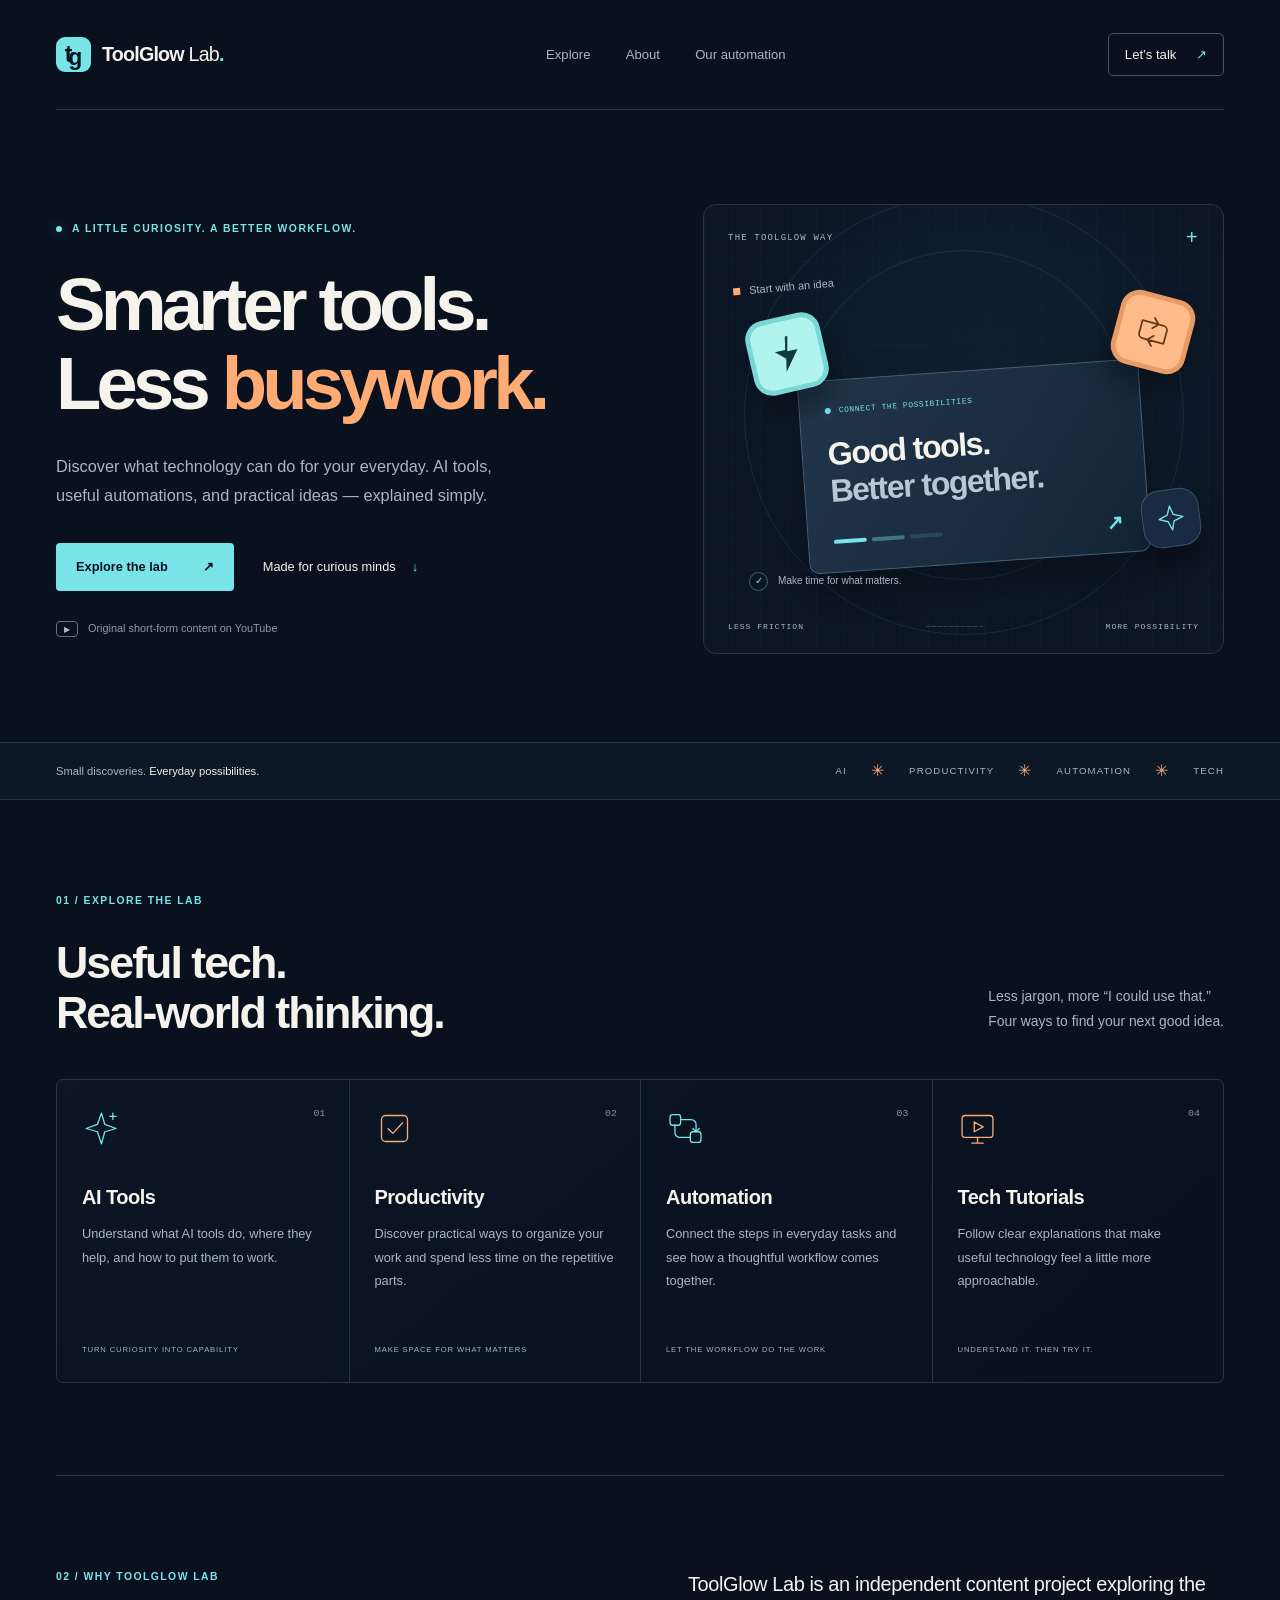
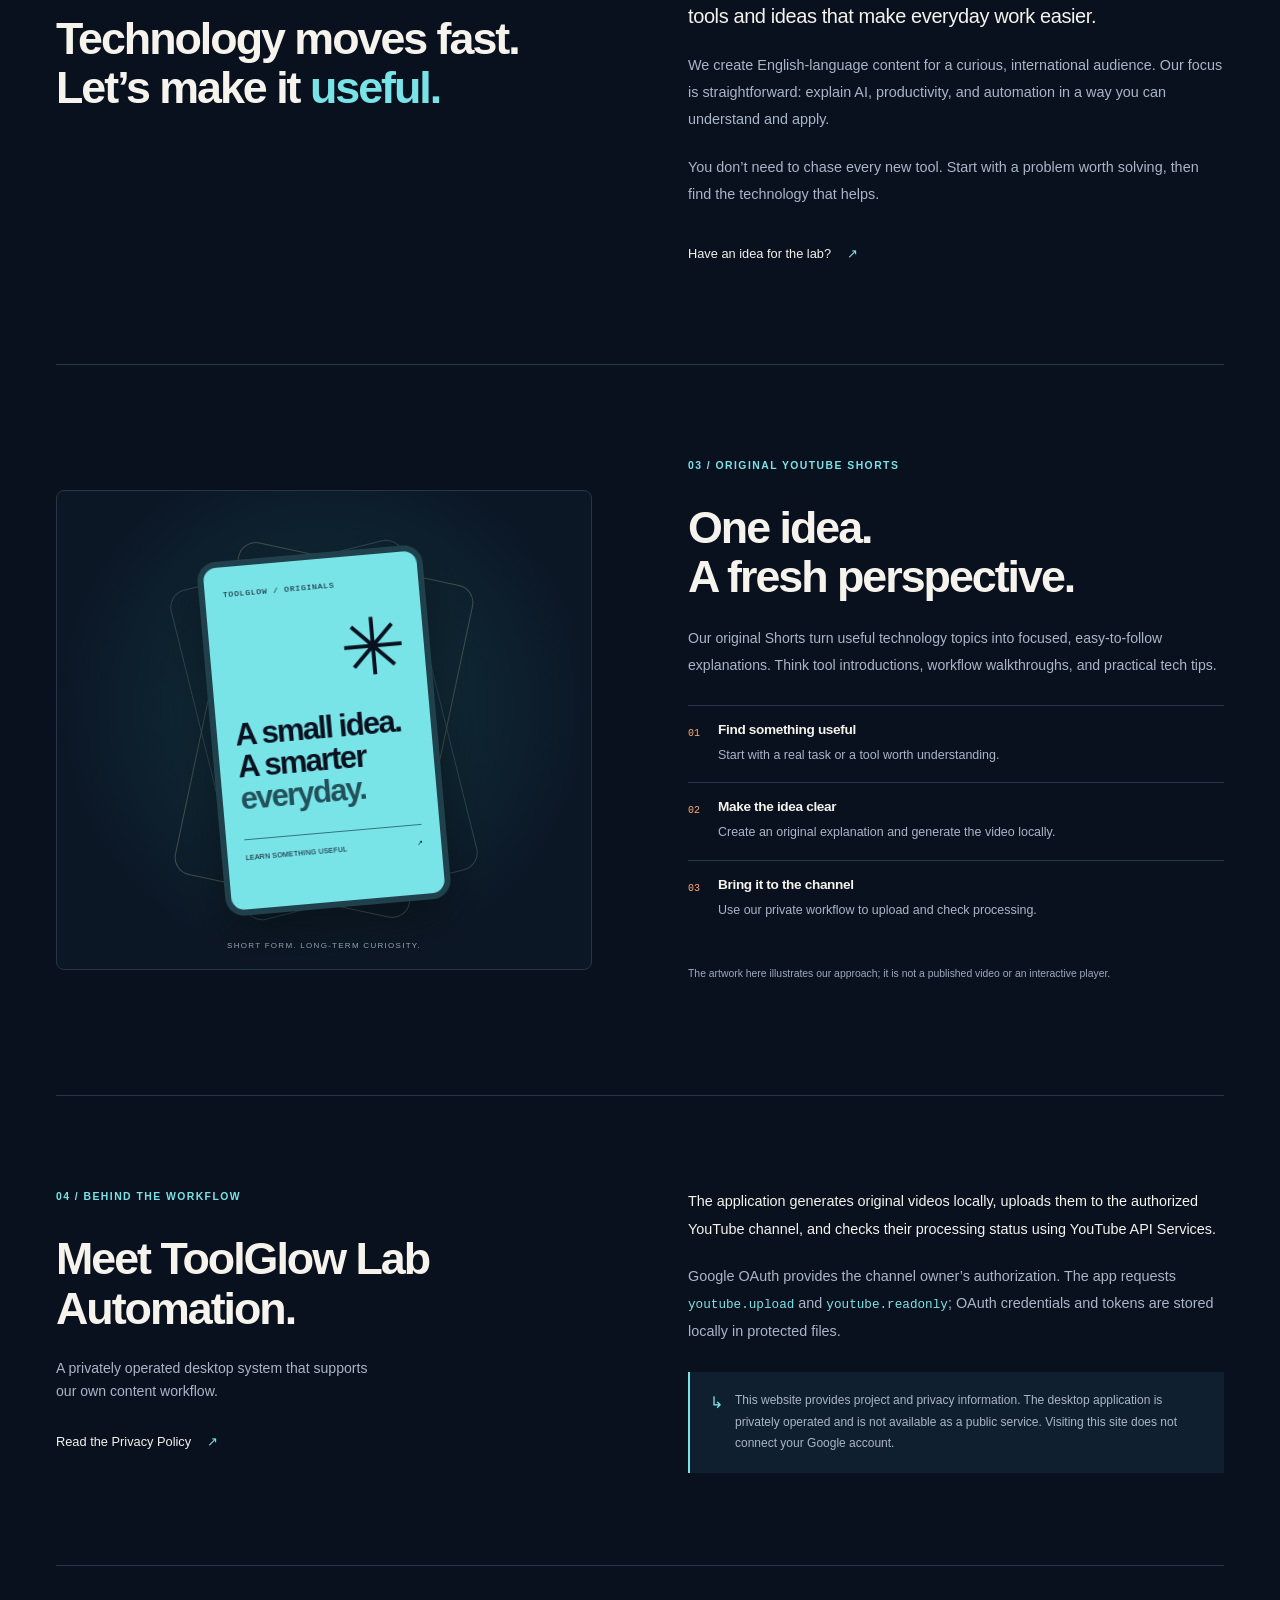
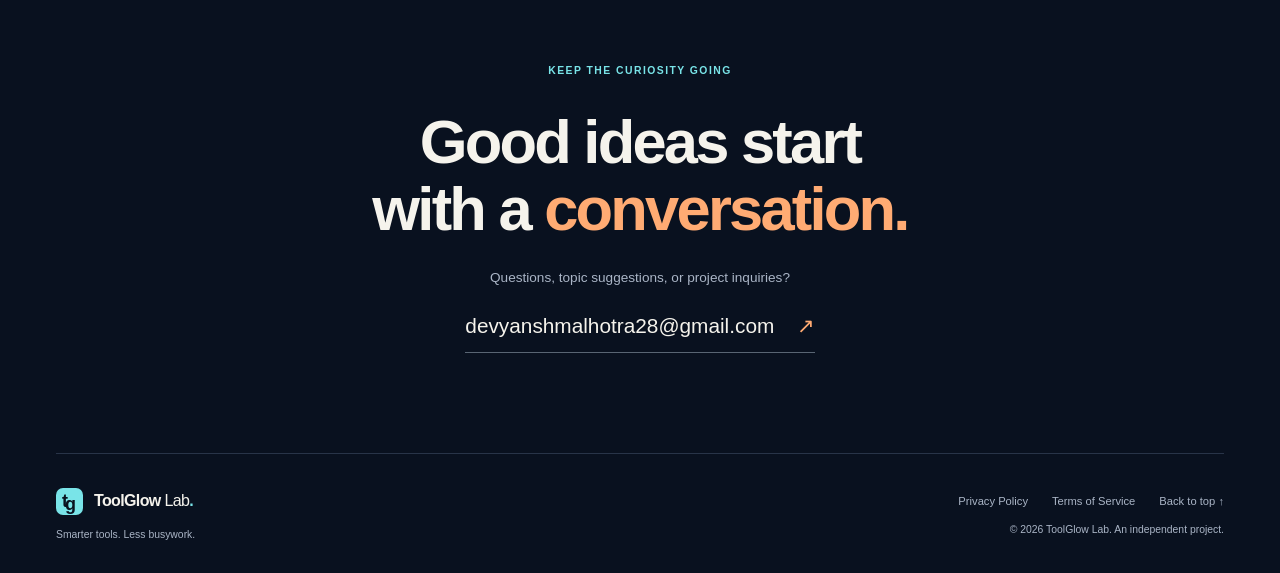
<file: index.html>
<!doctype html>
<html lang="en">
<head>
  <meta charset="utf-8">
  <meta name="viewport" content="width=device-width, initial-scale=1">
  <meta name="google-site-verification" content="Q46rtFeztmwpOxw41uYpZNV5bAYACNwjeHDRD-3N8AM">
  <meta name="theme-color" content="#09111f">
  <title>ToolGlow Lab — Smarter tools. Less busywork.</title>
  <meta name="description" content="Explore AI tools, productivity, automation, and useful technology with ToolGlow Lab. Original YouTube Shorts that make smarter workflows easier to understand.">
  <link rel="canonical" href="https://devyanshmalhotra.github.io/toolglow-lab-site/">
  <meta property="og:type" content="website">
  <meta property="og:site_name" content="ToolGlow Lab">
  <meta property="og:title" content="ToolGlow Lab — Smarter tools. Less busywork.">
  <meta property="og:description" content="A little curiosity. A better workflow. Explore AI tools, productivity, automation, and useful technology.">
  <meta property="og:url" content="https://devyanshmalhotra.github.io/toolglow-lab-site/">
  <meta property="og:image" content="https://devyanshmalhotra.github.io/toolglow-lab-site/assets/social.png">
  <meta property="og:image:width" content="1200">
  <meta property="og:image:height" content="630">
  <meta property="og:image:alt" content="ToolGlow Lab. Smarter tools. Less busywork.">
  <meta name="twitter:card" content="summary_large_image">
  <meta name="twitter:title" content="ToolGlow Lab — Smarter tools. Less busywork.">
  <meta name="twitter:description" content="AI tools, productivity, automation, and useful technology. Explained simply.">
  <meta name="twitter:image" content="https://devyanshmalhotra.github.io/toolglow-lab-site/assets/social.png">
  <link rel="icon" href="assets/favicon.svg" type="image/svg+xml">
  <link rel="stylesheet" href="styles.css">
</head>
<body>
  <a class="skip-link" href="#main">Skip to content</a>
  <header class="site-header wrap">
    <a class="brand" href="index.html" aria-label="ToolGlow Lab home"><span class="brand-mark" aria-hidden="true">t<span>g</span></span><span>ToolGlow <strong>Lab</strong><span class="brand-dot">.</span></span></a>
    <nav aria-label="Main navigation"><a href="#explore">Explore</a><a href="#about">About</a><a href="#automation">Our automation</a></nav>
    <a class="header-contact" href="#contact">Let’s talk <span aria-hidden="true">↗</span></a>
  </header>
  <main id="main">
    <section class="hero wrap" aria-labelledby="hero-title">
      <div class="hero-copy">
        <p class="eyebrow"><span class="status-dot" aria-hidden="true"></span> A little curiosity. A better workflow.</p>
        <h1 id="hero-title">Smarter tools.<br>Less <span class="orange">busywork.</span></h1>
        <p class="hero-description">Discover what technology can do for your everyday. AI tools, useful automations, and practical ideas — explained simply.</p>
        <div class="hero-actions"><a class="button button-primary" href="#explore">Explore the lab <span aria-hidden="true">↗</span></a><a class="text-link" href="#shorts">Made for curious minds <span aria-hidden="true">↓</span></a></div>
        <p class="hero-note"><span aria-hidden="true">▶</span> Original short-form content on YouTube</p>
      </div>
      <div class="lab-visual" role="img" aria-label="An illustrated workflow: start with an idea, connect useful tools, and make time for what matters.">
        <div class="visual-topline"><span>THE TOOLGLOW WAY</span><span class="visual-cross" aria-hidden="true">+</span></div>
        <div class="orbit orbit-one"></div><div class="orbit orbit-two"></div>
        <div class="idea-label"><span class="tiny-square"></span> Start with an idea</div>
        <div class="tool-tile tile-cyan"><svg viewBox="0 0 48 48" aria-hidden="true"><path d="m26 4-3 15H11l11 10-3 15 18-23H25l4-17Z"/></svg></div>
        <div class="tool-tile tile-orange"><svg viewBox="0 0 48 48" aria-hidden="true"><path d="M9 14h19m-6-6 6 6-6 6M39 34H20m6-6-6 6 6 6M9 14v15a5 5 0 0 0 5 5h6M39 34V19a5 5 0 0 0-5-5h-6"/></svg></div>
        <div class="tool-tile tile-small"><svg viewBox="0 0 48 48" aria-hidden="true"><path d="m24 6 4 13 14 5-14 5-4 13-5-13-13-5 13-5Z"/></svg></div>
        <div class="workflow-card"><div class="workflow-card-label"><span class="status-dot"></span> CONNECT THE POSSIBILITIES</div><div>Good tools.<br><span>Better together.</span></div><div class="workflow-line"><span></span><span></span><span></span><b>↗</b></div></div>
        <div class="time-label"><span aria-hidden="true">✓</span> Make time for what matters.</div>
        <div class="visual-bottomline"><span>LESS FRICTION</span><span aria-hidden="true">─────────→</span><span>MORE POSSIBILITY</span></div>
      </div>
    </section>
    <div class="topic-strip"><div class="wrap"><span>Small discoveries. <strong>Everyday possibilities.</strong></span><span class="strip-topics">AI <i aria-hidden="true">✳</i> PRODUCTIVITY <i aria-hidden="true">✳</i> AUTOMATION <i aria-hidden="true">✳</i> TECH</span></div></div>
    <section id="explore" class="section wrap" aria-labelledby="explore-title">
      <div class="section-heading"><div><p class="eyebrow">01 / EXPLORE THE LAB</p><h2 id="explore-title">Useful tech.<br>Real-world thinking.</h2></div><p>Less jargon, more “I could use that.”<br>Four ways to find your next good idea.</p></div>
      <div class="category-grid">
        <article class="category"><span class="category-number">01</span><svg class="category-icon" viewBox="0 0 48 48" aria-hidden="true"><path d="m24 5 4 14 14 5-14 4-4 15-5-15-14-4 14-5ZM38 5v8m-4-4h8"/></svg><h3>AI Tools</h3><p>Understand what AI tools do, where they help, and how to put them to work.</p><span class="category-label">TURN CURIOSITY INTO CAPABILITY</span></article>
        <article class="category"><span class="category-number">02</span><svg class="category-icon" viewBox="0 0 48 48" aria-hidden="true"><rect x="8" y="8" width="32" height="32" rx="5"/><path d="m16 24 6 6 12-13"/></svg><h3>Productivity</h3><p>Discover practical ways to organize your work and spend less time on the repetitive parts.</p><span class="category-label">MAKE SPACE FOR WHAT MATTERS</span></article>
        <article class="category"><span class="category-number">03</span><svg class="category-icon" viewBox="0 0 48 48" aria-hidden="true"><rect x="5" y="7" width="13" height="13" rx="3"/><rect x="30" y="28" width="13" height="13" rx="3"/><path d="M18 13h13a6 6 0 0 1 6 6v9M30 35H17a6 6 0 0 1-6-6v-9m22 4 4 4 4-4"/></svg><h3>Automation</h3><p>Connect the steps in everyday tasks and see how a thoughtful workflow comes together.</p><span class="category-label">LET THE WORKFLOW DO THE WORK</span></article>
        <article class="category"><span class="category-number">04</span><svg class="category-icon" viewBox="0 0 48 48" aria-hidden="true"><rect x="5" y="8" width="38" height="27" rx="4"/><path d="m20 16 11 6-11 6ZM17 42h14M24 35v7"/></svg><h3>Tech Tutorials</h3><p>Follow clear explanations that make useful technology feel a little more approachable.</p><span class="category-label">UNDERSTAND IT. THEN TRY IT.</span></article>
      </div>
    </section>
    <section id="about" class="about-section section wrap" aria-labelledby="about-title">
      <div><p class="eyebrow">02 / WHY TOOLGLOW LAB</p><h2 id="about-title">Technology moves fast.<br>Let’s make it <span class="cyan">useful.</span></h2></div>
      <div class="about-copy"><p class="large-copy">ToolGlow Lab is an independent content project exploring the tools and ideas that make everyday work easier.</p><p>We create English-language content for a curious, international audience. Our focus is straightforward: explain AI, productivity, and automation in a way you can understand and apply.</p><p>You don’t need to chase every new tool. Start with a problem worth solving, then find the technology that helps.</p><a class="text-link" href="#contact">Have an idea for the lab? <span aria-hidden="true">↗</span></a></div>
    </section>
    <section id="shorts" class="shorts-section section wrap" aria-labelledby="shorts-title">
      <div class="shorts-art" aria-hidden="true"><div class="shorts-frame"><span class="shorts-frame-label">TOOLGLOW / ORIGINALS</span><span class="shorts-star">✳</span><span class="shorts-art-title">A small idea.<br>A smarter<br><em>everyday.</em></span><span class="shorts-frame-bottom">LEARN SOMETHING USEFUL <span>↗</span></span></div><span class="art-caption">SHORT FORM. LONG-TERM CURIOSITY.</span></div>
      <div class="shorts-copy"><p class="eyebrow">03 / ORIGINAL YOUTUBE SHORTS</p><h2 id="shorts-title">One idea.<br>A fresh perspective.</h2><p>Our original Shorts turn useful technology topics into focused, easy-to-follow explanations. Think tool introductions, workflow walkthroughs, and practical tech tips.</p><ol class="process-list"><li><span>01</span><div><h3>Find something useful</h3><p>Start with a real task or a tool worth understanding.</p></div></li><li><span>02</span><div><h3>Make the idea clear</h3><p>Create an original explanation and generate the video locally.</p></div></li><li><span>03</span><div><h3>Bring it to the channel</h3><p>Use our private workflow to upload and check processing.</p></div></li></ol><p class="small-note">The artwork here illustrates our approach; it is not a published video or an interactive player.</p></div>
    </section>
    <section id="automation" class="automation-section section wrap" aria-labelledby="automation-title">
      <div class="automation-intro"><p class="eyebrow">04 / BEHIND THE WORKFLOW</p><h2 id="automation-title">Meet ToolGlow Lab<br>Automation.</h2><p>A privately operated desktop system that supports our own content workflow.</p><a class="text-link" href="privacy.html">Read the Privacy Policy <span aria-hidden="true">↗</span></a></div>
      <div class="automation-details"><p>The application generates original videos locally, uploads them to the authorized YouTube channel, and checks their processing status using YouTube API Services.</p><p>Google OAuth provides the channel owner’s authorization. The app requests <code>youtube.upload</code> and <code>youtube.readonly</code>; OAuth credentials and tokens are stored locally in protected files.</p><div class="info-note"><span aria-hidden="true">↳</span><p>This website provides project and privacy information. The desktop application is privately operated and is not available as a public service. Visiting this site does not connect your Google account.</p></div></div>
    </section>
    <section id="contact" class="contact-section wrap" aria-labelledby="contact-title"><p class="eyebrow">KEEP THE CURIOSITY GOING</p><h2 id="contact-title">Good ideas start<br>with a <span class="orange">conversation.</span></h2><p>Questions, topic suggestions, or project inquiries?</p><a class="contact-email" href="mailto:devyanshmalhotra28@gmail.com">devyanshmalhotra28@gmail.com <span aria-hidden="true">↗</span></a></section>
  </main>
  <footer class="site-footer wrap"><div><a class="brand footer-brand" href="index.html"><span class="brand-mark" aria-hidden="true">t<span>g</span></span><span>ToolGlow <strong>Lab</strong><span class="brand-dot">.</span></span></a><p>Smarter tools. Less busywork.</p></div><div class="footer-end"><nav aria-label="Legal navigation"><a href="privacy.html">Privacy Policy</a><a href="terms.html">Terms of Service</a><a href="#main">Back to top ↑</a></nav><p>© 2026 ToolGlow Lab. An independent project.</p></div></footer>
</body>
</html>
</file>
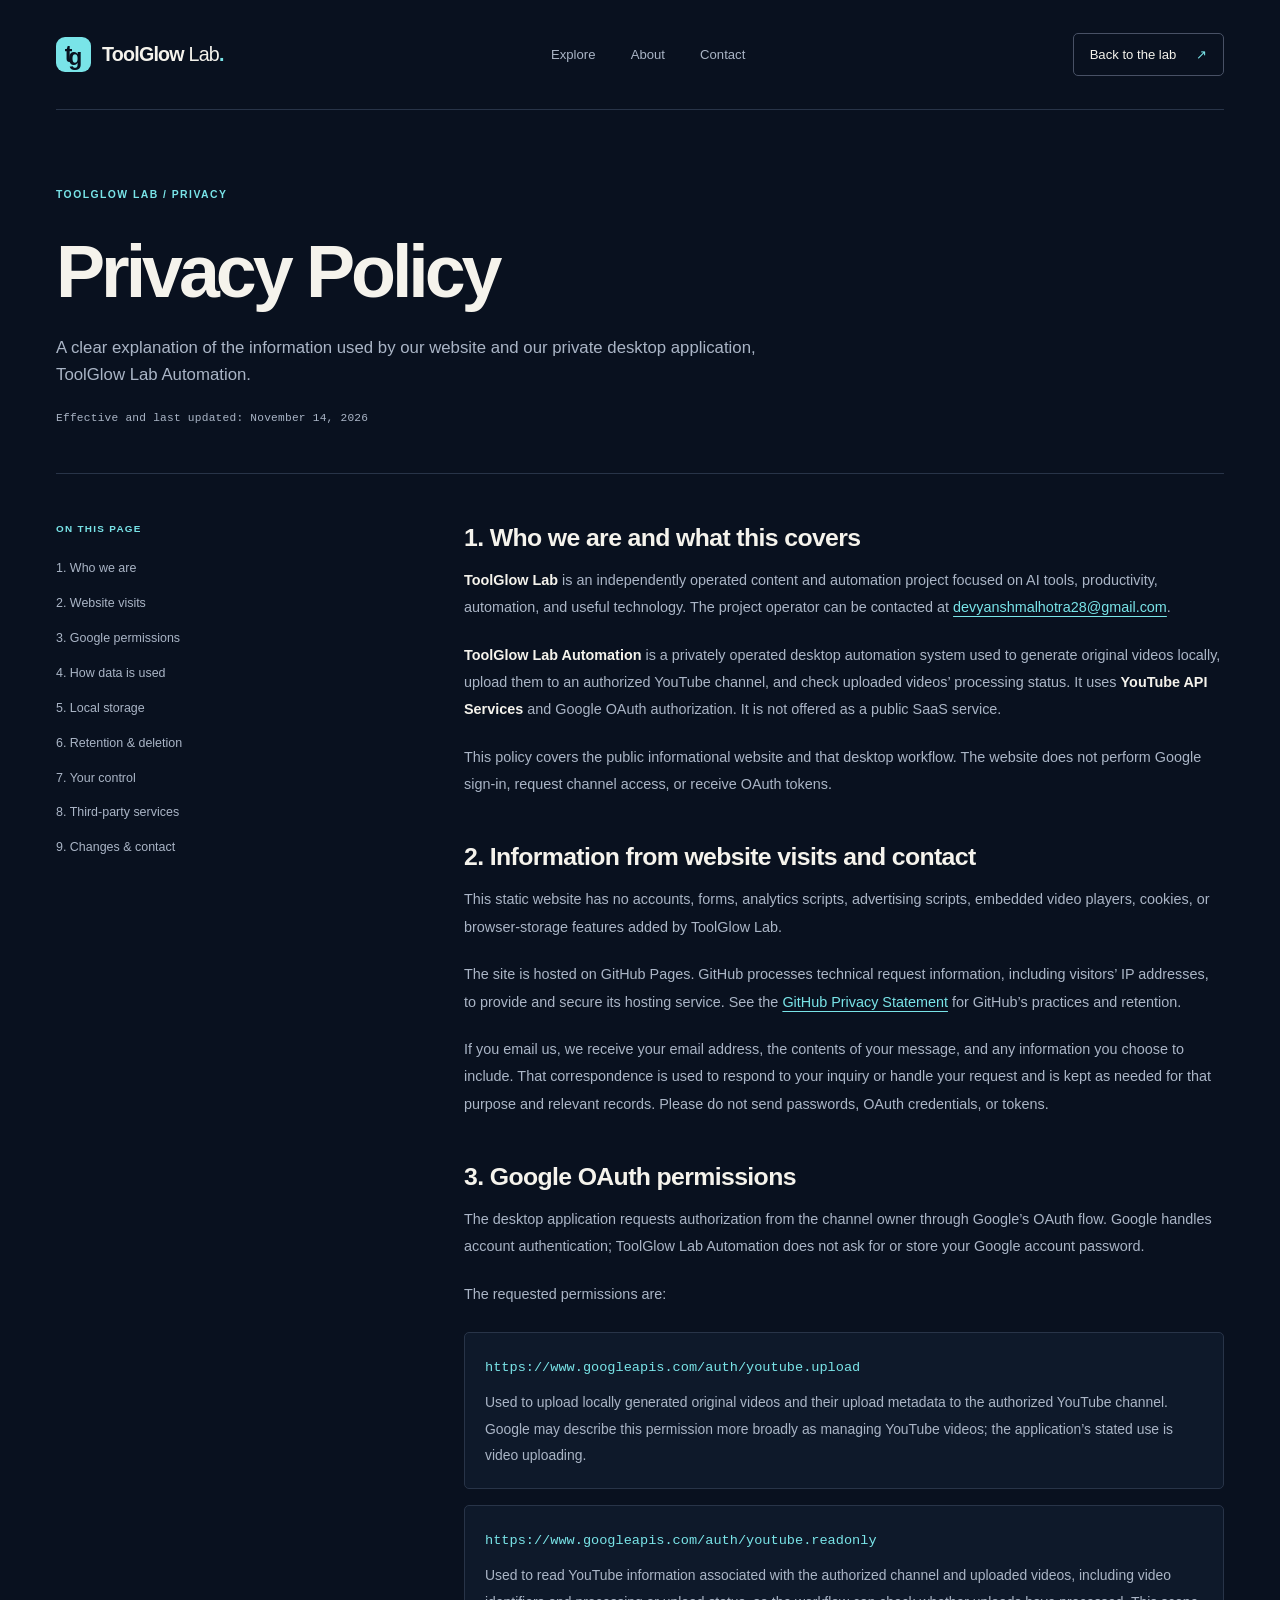
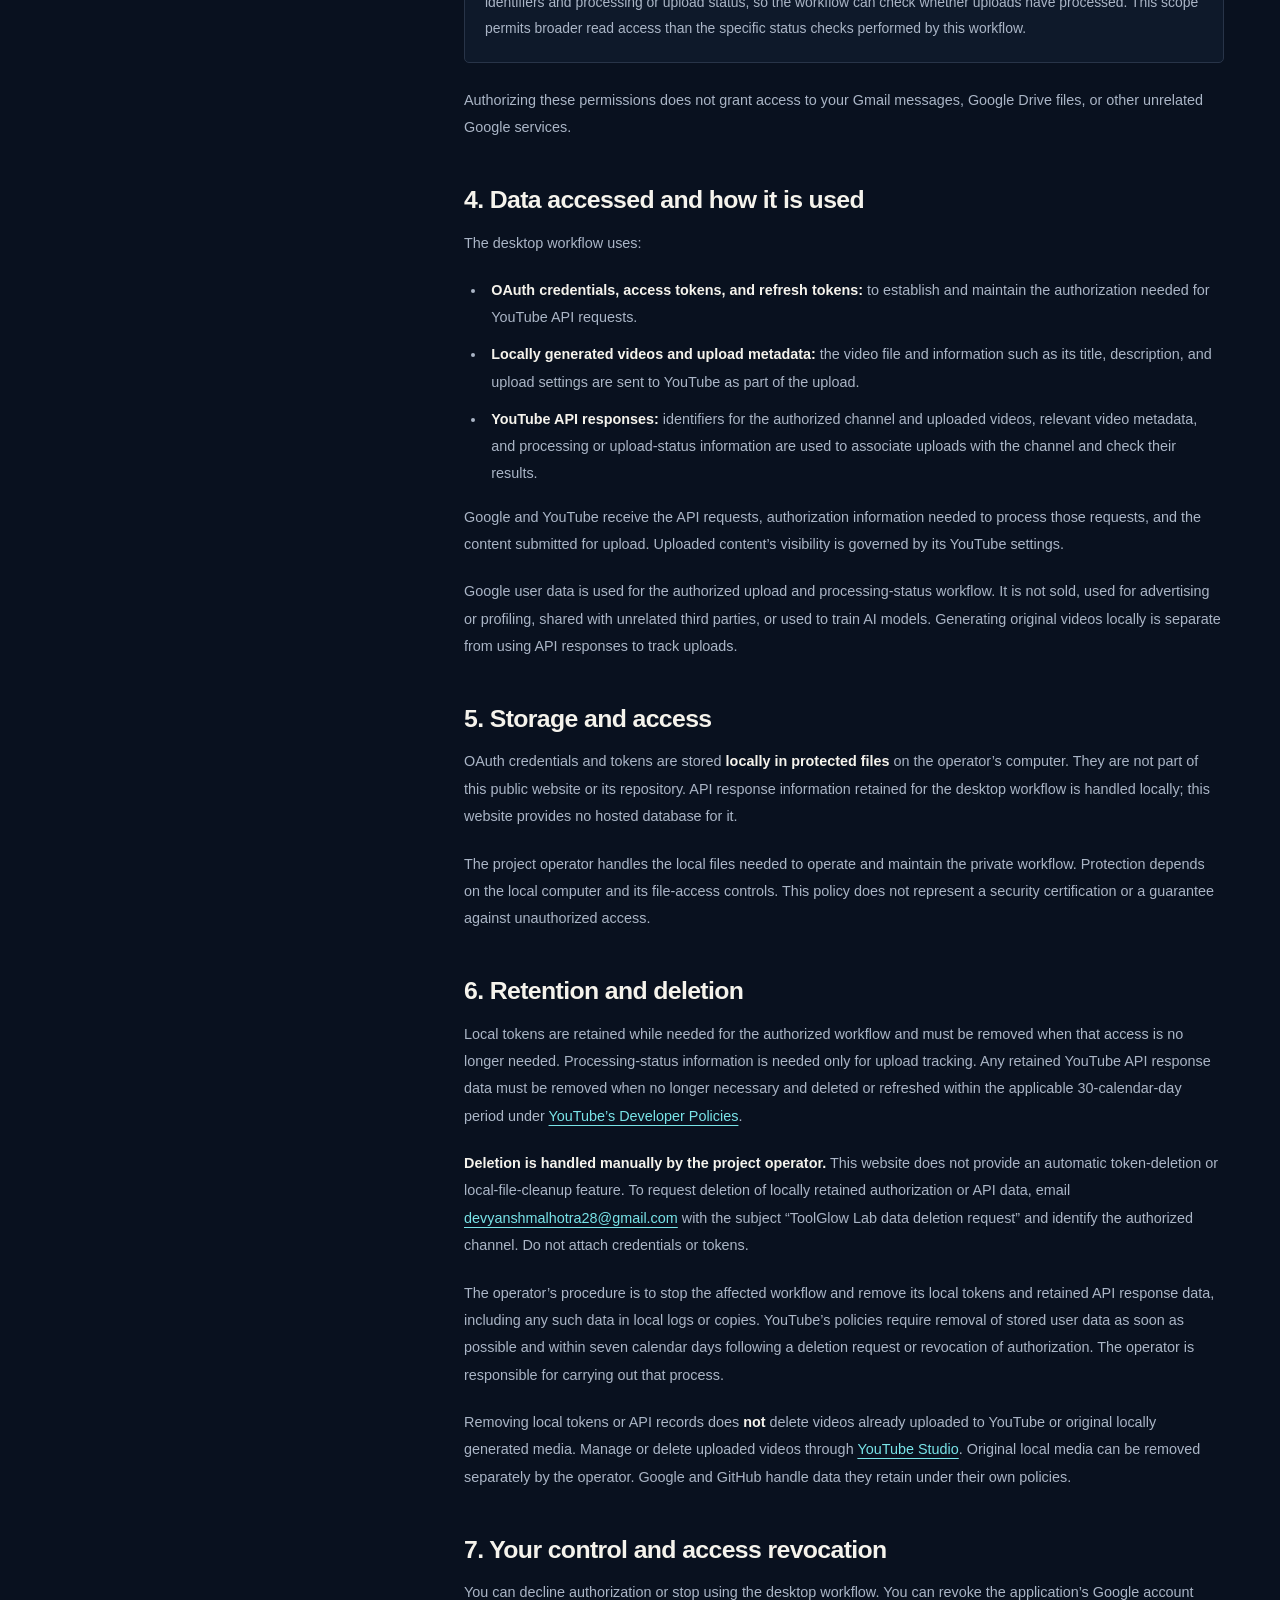
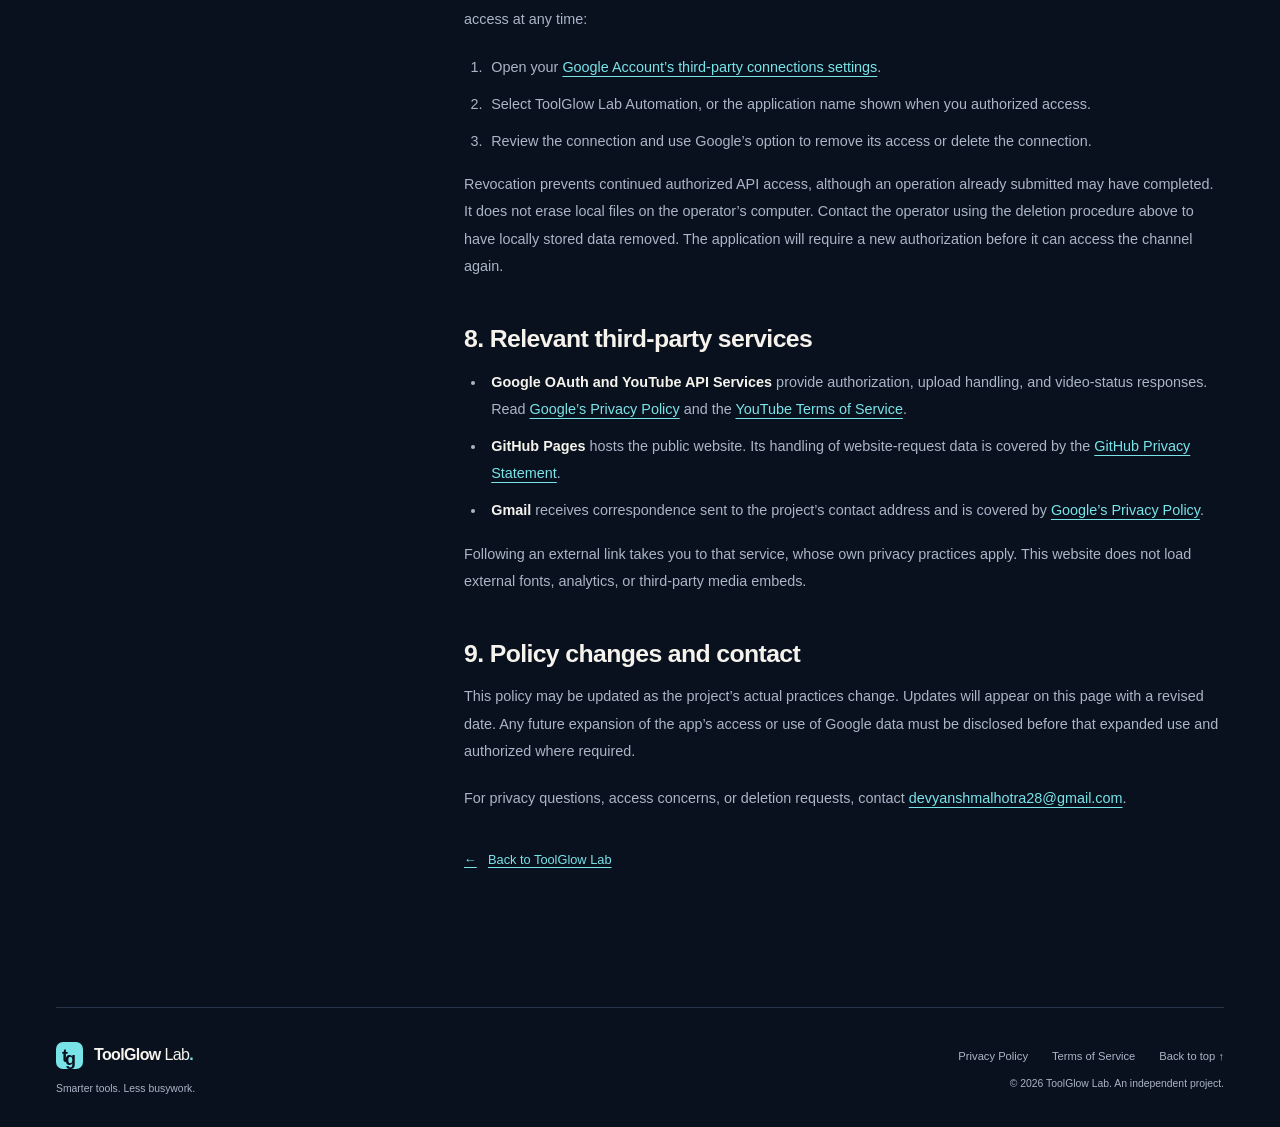
<file: privacy.html>
<!doctype html>
<html lang="en">
<head>
  <meta charset="utf-8">
  <meta name="viewport" content="width=device-width, initial-scale=1">
  <meta name="theme-color" content="#09111f">
  <title>Privacy Policy — ToolGlow Lab Automation</title>
  <meta name="description" content="How ToolGlow Lab Automation uses Google OAuth and YouTube API data, stores tokens locally, and handles access revocation and data deletion.">
  <link rel="canonical" href="https://devyanshmalhotra.github.io/toolglow-lab-site/privacy.html">
  <meta property="og:type" content="website">
  <meta property="og:site_name" content="ToolGlow Lab">
  <meta property="og:title" content="Privacy Policy — ToolGlow Lab Automation">
  <meta property="og:description" content="Understand our private desktop workflow, YouTube permissions, local token storage, and your control over access.">
  <meta property="og:url" content="https://devyanshmalhotra.github.io/toolglow-lab-site/privacy.html">
  <meta property="og:image" content="https://devyanshmalhotra.github.io/toolglow-lab-site/assets/social.png">
  <meta name="twitter:card" content="summary_large_image">
  <link rel="icon" href="assets/favicon.svg" type="image/svg+xml">
  <link rel="stylesheet" href="styles.css">
</head>
<body>
  <a class="skip-link" href="#main">Skip to content</a>
  <header class="site-header wrap"><a class="brand" href="index.html" aria-label="ToolGlow Lab home"><span class="brand-mark" aria-hidden="true">t<span>g</span></span><span>ToolGlow <strong>Lab</strong><span class="brand-dot">.</span></span></a><nav aria-label="Main navigation"><a href="index.html#explore">Explore</a><a href="index.html#about">About</a><a href="index.html#contact">Contact</a></nav><a class="header-contact" href="index.html">Back to the lab <span aria-hidden="true">↗</span></a></header>
  <main id="main" class="wrap">
    <div class="legal-hero"><p class="eyebrow">TOOLGLOW LAB / PRIVACY</p><h1>Privacy Policy</h1><p class="lead">A clear explanation of the information used by our website and our private desktop application, ToolGlow Lab Automation.</p><p class="legal-meta">Effective and last updated: November 14, 2026</p></div>
    <div class="legal-layout">
      <aside class="legal-toc" aria-label="Policy contents"><h2>ON THIS PAGE</h2><nav aria-label="Privacy Policy sections"><a href="#scope">1. Who we are</a><a href="#website">2. Website visits</a><a href="#permissions">3. Google permissions</a><a href="#data-use">4. How data is used</a><a href="#storage">5. Local storage</a><a href="#retention">6. Retention &amp; deletion</a><a href="#control">7. Your control</a><a href="#third-parties">8. Third-party services</a><a href="#changes">9. Changes &amp; contact</a></nav></aside>
      <article class="legal-content" aria-label="Privacy Policy for ToolGlow Lab Automation">
        <section id="scope"><h2>1. Who we are and what this covers</h2><p><strong>ToolGlow Lab</strong> is an independently operated content and automation project focused on AI tools, productivity, automation, and useful technology. The project operator can be contacted at <a href="mailto:devyanshmalhotra28@gmail.com">devyanshmalhotra28@gmail.com</a>.</p><p><strong>ToolGlow Lab Automation</strong> is a privately operated desktop automation system used to generate original videos locally, upload them to an authorized YouTube channel, and check uploaded videos’ processing status. It uses <strong>YouTube API Services</strong> and Google OAuth authorization. It is not offered as a public SaaS service.</p><p>This policy covers the public informational website and that desktop workflow. The website does not perform Google sign-in, request channel access, or receive OAuth tokens.</p></section>
        <section id="website"><h2>2. Information from website visits and contact</h2><p>This static website has no accounts, forms, analytics scripts, advertising scripts, embedded video players, cookies, or browser-storage features added by ToolGlow Lab.</p><p>The site is hosted on GitHub Pages. GitHub processes technical request information, including visitors’ IP addresses, to provide and secure its hosting service. See the <a href="https://docs.github.com/en/site-policy/privacy-policies/github-general-privacy-statement">GitHub Privacy Statement</a> for GitHub’s practices and retention.</p><p>If you email us, we receive your email address, the contents of your message, and any information you choose to include. That correspondence is used to respond to your inquiry or handle your request and is kept as needed for that purpose and relevant records. Please do not send passwords, OAuth credentials, or tokens.</p></section>
        <section id="permissions"><h2>3. Google OAuth permissions</h2><p>The desktop application requests authorization from the channel owner through Google’s OAuth flow. Google handles account authentication; ToolGlow Lab Automation does not ask for or store your Google account password.</p><p>The requested permissions are:</p><dl class="scope-list"><div><dt><code>https://www.googleapis.com/auth/youtube.upload</code></dt><dd>Used to upload locally generated original videos and their upload metadata to the authorized YouTube channel. Google may describe this permission more broadly as managing YouTube videos; the application’s stated use is video uploading.</dd></div><div><dt><code>https://www.googleapis.com/auth/youtube.readonly</code></dt><dd>Used to read YouTube information associated with the authorized channel and uploaded videos, including video identifiers and processing or upload status, so the workflow can check whether uploads have processed. This scope permits broader read access than the specific status checks performed by this workflow.</dd></div></dl><p>Authorizing these permissions does not grant access to your Gmail messages, Google Drive files, or other unrelated Google services.</p></section>
        <section id="data-use"><h2>4. Data accessed and how it is used</h2><p>The desktop workflow uses:</p><ul><li><strong>OAuth credentials, access tokens, and refresh tokens:</strong> to establish and maintain the authorization needed for YouTube API requests.</li><li><strong>Locally generated videos and upload metadata:</strong> the video file and information such as its title, description, and upload settings are sent to YouTube as part of the upload.</li><li><strong>YouTube API responses:</strong> identifiers for the authorized channel and uploaded videos, relevant video metadata, and processing or upload-status information are used to associate uploads with the channel and check their results.</li></ul><p>Google and YouTube receive the API requests, authorization information needed to process those requests, and the content submitted for upload. Uploaded content’s visibility is governed by its YouTube settings.</p><p>Google user data is used for the authorized upload and processing-status workflow. It is not sold, used for advertising or profiling, shared with unrelated third parties, or used to train AI models. Generating original videos locally is separate from using API responses to track uploads.</p></section>
        <section id="storage"><h2>5. Storage and access</h2><p>OAuth credentials and tokens are stored <strong>locally in protected files</strong> on the operator’s computer. They are not part of this public website or its repository. API response information retained for the desktop workflow is handled locally; this website provides no hosted database for it.</p><p>The project operator handles the local files needed to operate and maintain the private workflow. Protection depends on the local computer and its file-access controls. This policy does not represent a security certification or a guarantee against unauthorized access.</p></section>
        <section id="retention"><h2>6. Retention and deletion</h2><p>Local tokens are retained while needed for the authorized workflow and must be removed when that access is no longer needed. Processing-status information is needed only for upload tracking. Any retained YouTube API response data must be removed when no longer necessary and deleted or refreshed within the applicable 30-calendar-day period under <a href="https://developers.google.com/youtube/terms/developer-policies">YouTube’s Developer Policies</a>.</p><p><strong>Deletion is handled manually by the project operator.</strong> This website does not provide an automatic token-deletion or local-file-cleanup feature. To request deletion of locally retained authorization or API data, email <a href="mailto:devyanshmalhotra28@gmail.com?subject=ToolGlow%20Lab%20data%20deletion%20request">devyanshmalhotra28@gmail.com</a> with the subject “ToolGlow Lab data deletion request” and identify the authorized channel. Do not attach credentials or tokens.</p><p>The operator’s procedure is to stop the affected workflow and remove its local tokens and retained API response data, including any such data in local logs or copies. YouTube’s policies require removal of stored user data as soon as possible and within seven calendar days following a deletion request or revocation of authorization. The operator is responsible for carrying out that process.</p><p>Removing local tokens or API records does <strong>not</strong> delete videos already uploaded to YouTube or original locally generated media. Manage or delete uploaded videos through <a href="https://studio.youtube.com/">YouTube Studio</a>. Original local media can be removed separately by the operator. Google and GitHub handle data they retain under their own policies.</p></section>
        <section id="control"><h2>7. Your control and access revocation</h2><p>You can decline authorization or stop using the desktop workflow. You can revoke the application’s Google account access at any time:</p><ol><li>Open your <a href="https://myaccount.google.com/connections">Google Account’s third-party connections settings</a>.</li><li>Select ToolGlow Lab Automation, or the application name shown when you authorized access.</li><li>Review the connection and use Google’s option to remove its access or delete the connection.</li></ol><p>Revocation prevents continued authorized API access, although an operation already submitted may have completed. It does not erase local files on the operator’s computer. Contact the operator using the deletion procedure above to have locally stored data removed. The application will require a new authorization before it can access the channel again.</p></section>
        <section id="third-parties"><h2>8. Relevant third-party services</h2><ul><li><strong>Google OAuth and YouTube API Services</strong> provide authorization, upload handling, and video-status responses. Read <a href="https://policies.google.com/privacy">Google’s Privacy Policy</a> and the <a href="https://www.youtube.com/t/terms">YouTube Terms of Service</a>.</li><li><strong>GitHub Pages</strong> hosts the public website. Its handling of website-request data is covered by the <a href="https://docs.github.com/en/site-policy/privacy-policies/github-general-privacy-statement">GitHub Privacy Statement</a>.</li><li><strong>Gmail</strong> receives correspondence sent to the project’s contact address and is covered by <a href="https://policies.google.com/privacy">Google’s Privacy Policy</a>.</li></ul><p>Following an external link takes you to that service, whose own privacy practices apply. This website does not load external fonts, analytics, or third-party media embeds.</p></section>
        <section id="changes"><h2>9. Policy changes and contact</h2><p>This policy may be updated as the project’s actual practices change. Updates will appear on this page with a revised date. Any future expansion of the app’s access or use of Google data must be disclosed before that expanded use and authorized where required.</p><p>For privacy questions, access concerns, or deletion requests, contact <a href="mailto:devyanshmalhotra28@gmail.com">devyanshmalhotra28@gmail.com</a>.</p><a class="back-link" href="index.html"><span aria-hidden="true">←</span> Back to ToolGlow Lab</a></section>
      </article>
    </div>
  </main>
  <footer class="site-footer wrap"><div><a class="brand footer-brand" href="index.html"><span class="brand-mark" aria-hidden="true">t<span>g</span></span><span>ToolGlow <strong>Lab</strong><span class="brand-dot">.</span></span></a><p>Smarter tools. Less busywork.</p></div><div class="footer-end"><nav aria-label="Legal navigation"><a href="privacy.html" aria-current="page">Privacy Policy</a><a href="terms.html">Terms of Service</a><a href="#main">Back to top ↑</a></nav><p>© 2026 ToolGlow Lab. An independent project.</p></div></footer>
</body>
</html>
</file>
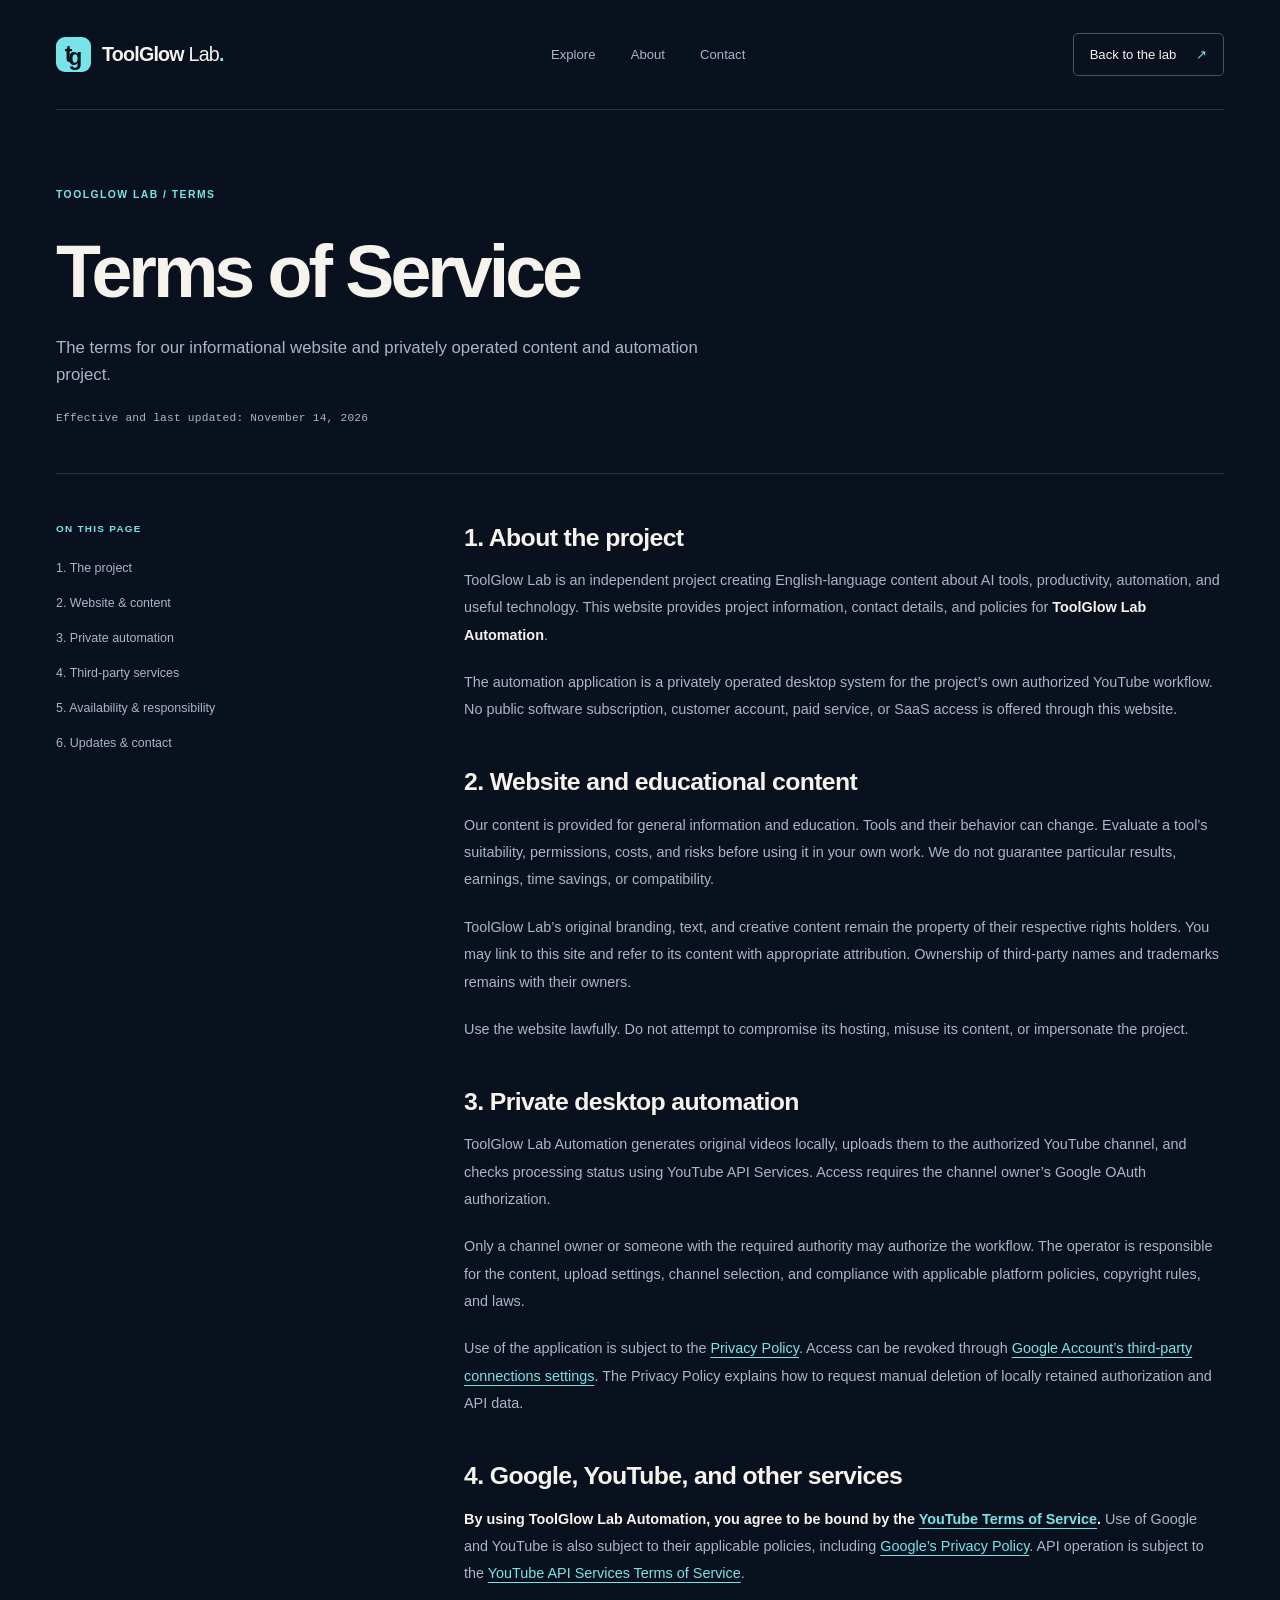
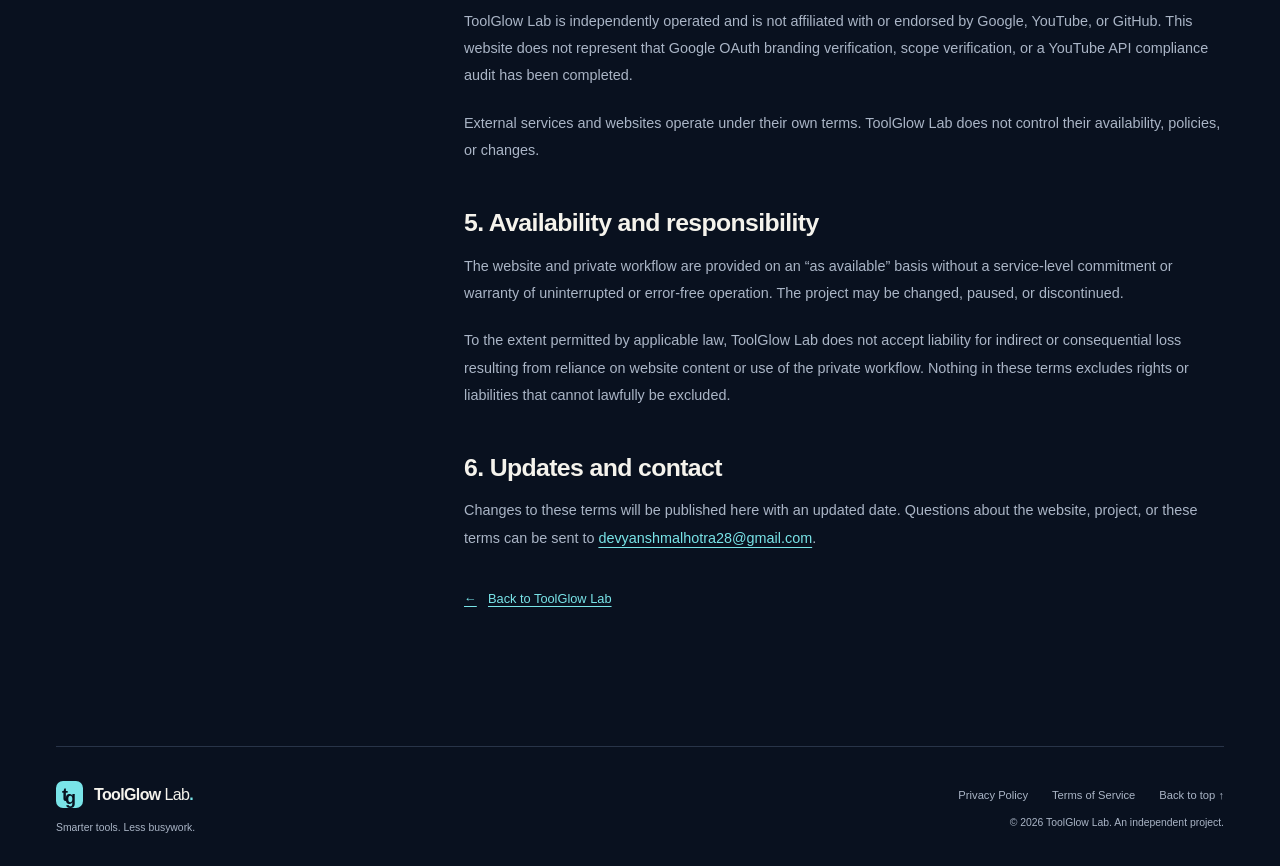
<file: terms.html>
<!doctype html>
<html lang="en">
<head>
  <meta charset="utf-8">
  <meta name="viewport" content="width=device-width, initial-scale=1">
  <meta name="theme-color" content="#09111f">
  <title>Terms of Service — ToolGlow Lab</title>
  <meta name="description" content="Terms for the ToolGlow Lab informational website and its privately operated desktop YouTube automation project.">
  <link rel="canonical" href="https://devyanshmalhotra.github.io/toolglow-lab-site/terms.html">
  <meta property="og:type" content="website">
  <meta property="og:site_name" content="ToolGlow Lab">
  <meta property="og:title" content="Terms of Service — ToolGlow Lab">
  <meta property="og:description" content="Terms for our independent content project and privately operated automation workflow.">
  <meta property="og:url" content="https://devyanshmalhotra.github.io/toolglow-lab-site/terms.html">
  <meta property="og:image" content="https://devyanshmalhotra.github.io/toolglow-lab-site/assets/social.png">
  <meta name="twitter:card" content="summary_large_image">
  <link rel="icon" href="assets/favicon.svg" type="image/svg+xml">
  <link rel="stylesheet" href="styles.css">
</head>
<body>
  <a class="skip-link" href="#main">Skip to content</a>
  <header class="site-header wrap"><a class="brand" href="index.html" aria-label="ToolGlow Lab home"><span class="brand-mark" aria-hidden="true">t<span>g</span></span><span>ToolGlow <strong>Lab</strong><span class="brand-dot">.</span></span></a><nav aria-label="Main navigation"><a href="index.html#explore">Explore</a><a href="index.html#about">About</a><a href="index.html#contact">Contact</a></nav><a class="header-contact" href="index.html">Back to the lab <span aria-hidden="true">↗</span></a></header>
  <main id="main" class="wrap">
    <div class="legal-hero"><p class="eyebrow">TOOLGLOW LAB / TERMS</p><h1>Terms of Service</h1><p class="lead">The terms for our informational website and privately operated content and automation project.</p><p class="legal-meta">Effective and last updated: November 14, 2026</p></div>
    <div class="legal-layout">
      <aside class="legal-toc" aria-label="Terms contents"><h2>ON THIS PAGE</h2><nav aria-label="Terms of Service sections"><a href="#project">1. The project</a><a href="#content">2. Website &amp; content</a><a href="#automation">3. Private automation</a><a href="#third-parties">4. Third-party services</a><a href="#availability">5. Availability &amp; responsibility</a><a href="#contact">6. Updates &amp; contact</a></nav></aside>
      <article class="legal-content" aria-label="ToolGlow Lab Terms of Service">
        <section id="project"><h2>1. About the project</h2><p>ToolGlow Lab is an independent project creating English-language content about AI tools, productivity, automation, and useful technology. This website provides project information, contact details, and policies for <strong>ToolGlow Lab Automation</strong>.</p><p>The automation application is a privately operated desktop system for the project’s own authorized YouTube workflow. No public software subscription, customer account, paid service, or SaaS access is offered through this website.</p></section>
        <section id="content"><h2>2. Website and educational content</h2><p>Our content is provided for general information and education. Tools and their behavior can change. Evaluate a tool’s suitability, permissions, costs, and risks before using it in your own work. We do not guarantee particular results, earnings, time savings, or compatibility.</p><p>ToolGlow Lab’s original branding, text, and creative content remain the property of their respective rights holders. You may link to this site and refer to its content with appropriate attribution. Ownership of third-party names and trademarks remains with their owners.</p><p>Use the website lawfully. Do not attempt to compromise its hosting, misuse its content, or impersonate the project.</p></section>
        <section id="automation"><h2>3. Private desktop automation</h2><p>ToolGlow Lab Automation generates original videos locally, uploads them to the authorized YouTube channel, and checks processing status using YouTube API Services. Access requires the channel owner’s Google OAuth authorization.</p><p>Only a channel owner or someone with the required authority may authorize the workflow. The operator is responsible for the content, upload settings, channel selection, and compliance with applicable platform policies, copyright rules, and laws.</p><p>Use of the application is subject to the <a href="privacy.html">Privacy Policy</a>. Access can be revoked through <a href="https://myaccount.google.com/connections">Google Account’s third-party connections settings</a>. The Privacy Policy explains how to request manual deletion of locally retained authorization and API data.</p></section>
        <section id="third-parties"><h2>4. Google, YouTube, and other services</h2><p><strong>By using ToolGlow Lab Automation, you agree to be bound by the <a href="https://www.youtube.com/t/terms">YouTube Terms of Service</a>.</strong> Use of Google and YouTube is also subject to their applicable policies, including <a href="https://policies.google.com/privacy">Google’s Privacy Policy</a>. API operation is subject to the <a href="https://developers.google.com/youtube/terms/api-services-terms-of-service">YouTube API Services Terms of Service</a>.</p><p>ToolGlow Lab is independently operated and is not affiliated with or endorsed by Google, YouTube, or GitHub. This website does not represent that Google OAuth branding verification, scope verification, or a YouTube API compliance audit has been completed.</p><p>External services and websites operate under their own terms. ToolGlow Lab does not control their availability, policies, or changes.</p></section>
        <section id="availability"><h2>5. Availability and responsibility</h2><p>The website and private workflow are provided on an “as available” basis without a service-level commitment or warranty of uninterrupted or error-free operation. The project may be changed, paused, or discontinued.</p><p>To the extent permitted by applicable law, ToolGlow Lab does not accept liability for indirect or consequential loss resulting from reliance on website content or use of the private workflow. Nothing in these terms excludes rights or liabilities that cannot lawfully be excluded.</p></section>
        <section id="contact"><h2>6. Updates and contact</h2><p>Changes to these terms will be published here with an updated date. Questions about the website, project, or these terms can be sent to <a href="mailto:devyanshmalhotra28@gmail.com">devyanshmalhotra28@gmail.com</a>.</p><a class="back-link" href="index.html"><span aria-hidden="true">←</span> Back to ToolGlow Lab</a></section>
      </article>
    </div>
  </main>
  <footer class="site-footer wrap"><div><a class="brand footer-brand" href="index.html"><span class="brand-mark" aria-hidden="true">t<span>g</span></span><span>ToolGlow <strong>Lab</strong><span class="brand-dot">.</span></span></a><p>Smarter tools. Less busywork.</p></div><div class="footer-end"><nav aria-label="Legal navigation"><a href="privacy.html">Privacy Policy</a><a href="terms.html" aria-current="page">Terms of Service</a><a href="#main">Back to top ↑</a></nav><p>© 2026 ToolGlow Lab. An independent project.</p></div></footer>
</body>
</html>
</file>
<file: styles.css>
/* ToolGlow Lab — system fonts, local assets, no external requests. */
:root{color-scheme:dark;--bg:#09111f;--panel:#0e192a;--text:#f5f3ec;--muted:#aab5c6;--cyan:#79e4e8;--orange:#ffab73;--line:#283448;--font:Inter,"Segoe UI",Arial,sans-serif}
*,*::before,*::after{box-sizing:border-box}
html{scroll-behavior:smooth;scroll-padding-top:2rem}
body{margin:0;background:var(--bg);color:var(--text);font-family:var(--font);font-size:16px;line-height:1.65;-webkit-font-smoothing:antialiased}
::selection{background:var(--cyan);color:var(--bg)}
a{color:inherit;text-underline-offset:.25em}
a:hover{color:var(--cyan)}
a:focus-visible,summary:focus-visible{outline:3px solid var(--cyan);outline-offset:6px;border-radius:3px}
svg{display:block;fill:none;stroke:currentColor;stroke-width:1.6;stroke-linejoin:round;stroke-linecap:round}
h1,h2,h3,p{margin-top:0}
h1,h2,h3{line-height:1.1}
h2{font-size:clamp(2rem,3.5vw,3.3rem);letter-spacing:-.045em;font-weight:600;margin-bottom:1.5rem}
h3{font-size:1.25rem;font-weight:600;letter-spacing:-.025em}
p{color:var(--muted);margin-bottom:1.25rem}
.wrap{width:min(1280px,calc(100% - 112px));margin-inline:auto}
.cyan{color:var(--cyan)}.orange{color:var(--orange)}
.skip-link{position:fixed;left:1rem;top:-100px;background:var(--cyan);color:var(--bg);padding:.8rem 1.2rem;z-index:10;font-weight:700}
.skip-link:focus{top:1rem}
.site-header{min-height:110px;display:flex;align-items:center;justify-content:space-between;gap:2rem;border-bottom:1px solid var(--line)}
.brand{display:inline-flex;align-items:center;gap:11px;text-decoration:none;font-size:1.23rem;letter-spacing:-.04em;white-space:nowrap;font-weight:600;color:var(--text)}
.brand strong{font-weight:400}.brand-dot{color:var(--cyan)}
.brand-mark{height:35px;width:35px;display:inline-flex;align-items:center;justify-content:center;background:var(--cyan);color:var(--bg);font-weight:750;font-size:23px;letter-spacing:-4px;border-radius:9px;padding-right:4px;line-height:1}.brand-mark span{transform:translateY(3px)}
.site-header nav{display:flex;align-items:center;gap:2.2rem}
.site-header nav a,.header-contact{font-size:.82rem;text-decoration:none;color:var(--muted)}
.site-header nav a:hover{color:var(--text)}
.header-contact{padding:.6rem 1rem;border:1px solid #485165;border-radius:5px;color:var(--text)}
.header-contact span{padding-left:1rem;color:var(--cyan)}
.hero{display:grid;grid-template-columns:1.15fr 1fr;align-items:center;gap:3rem;padding-block:94px 88px}
.eyebrow{display:flex;align-items:center;gap:10px;font-size:.65rem;letter-spacing:.14em;font-weight:650;text-transform:uppercase;color:var(--cyan);margin-bottom:1.8rem}
.status-dot{display:inline-block;width:6px;height:6px;border-radius:50%;background:var(--cyan);box-shadow:0 0 13px #79e4e855;flex-shrink:0}
.hero h1{font-size:clamp(3rem,5.8vw,5.65rem);letter-spacing:-.065em;font-weight:600;line-height:1.055;margin-bottom:1.8rem}
.hero-description{font-size:1.02rem;max-width:440px;line-height:1.8}
.hero-actions{display:flex;gap:1.8rem;align-items:center;margin-top:2rem}
.button{display:inline-flex;gap:2.2rem;align-items:center;padding:.85rem 1.25rem;font-size:.8rem;font-weight:700;text-decoration:none;border-radius:4px;transition:transform .2s,background .2s}
.button-primary{background:var(--cyan);color:var(--bg)}
.button-primary:hover{background:#a5f4f5;color:var(--bg);transform:translateY(-2px)}
.text-link{font-size:.8rem;text-decoration:none;display:inline-flex;align-items:center;gap:1rem;color:var(--text);padding-block:.5rem}
.text-link span{color:var(--cyan)}
.hero-note{font-size:.68rem;margin:1.8rem 0 0;color:#8d9aae}
.hero-note span{display:inline-grid;place-items:center;border:1px solid #667387;border-radius:4px;width:22px;height:16px;font-size:8px;margin-right:7px;color:var(--muted)}
.lab-visual{position:relative;height:450px;isolation:isolate;border:1px solid var(--line);border-radius:13px;overflow:hidden;background:radial-gradient(ellipse at 55% 40%,#15334466,transparent 67%),linear-gradient(#16243744 1px,transparent 1px),linear-gradient(90deg,#16243744 1px,transparent 1px),#0c1625;background-size:auto,28px 28px,28px 28px,auto;animation:arrive .8s ease-out both}
.visual-topline,.visual-bottomline{position:absolute;left:24px;right:24px;display:flex;align-items:center;justify-content:space-between;font-family:Consolas,monospace;font-size:9px;letter-spacing:.13em;color:var(--muted)}
.visual-topline{top:17px}.visual-cross{font-size:20px;color:var(--cyan)}.visual-bottomline{bottom:20px;font-size:8px;gap:8px}.visual-bottomline>span:nth-child(2){color:#4e6479;overflow:hidden}
.orbit{border:1px solid #79e4e81a;position:absolute;border-radius:50%;z-index:-1}.orbit-one{width:330px;height:330px;left:calc(50% - 165px);top:45px}.orbit-two{width:440px;height:440px;left:calc(50% - 220px);top:-10px}
.idea-label{position:absolute;left:29px;top:73px;font-size:11px;color:var(--muted);display:flex;gap:9px;align-items:center;transform:rotate(-5deg)}
.tiny-square{width:7px;height:7px;background:var(--orange)}
.tool-tile{position:absolute;width:76px;height:76px;border-radius:19px;display:grid;place-items:center;box-shadow:0 18px 26px #0005;z-index:2}.tool-tile svg{width:42px;height:42px;stroke-width:2}
.tile-cyan{background:#b0f4ed;color:#113a42;top:111px;left:45px;transform:rotate(-13deg);border:5px solid #79d7d5}
.tile-cyan svg{fill:#113a42;stroke-width:0}
.tile-orange{background:#ffbc8a;color:#663818;right:32px;top:89px;transform:rotate(15deg);border:5px solid #e99b66}
.tile-small{width:58px;height:58px;background:#192b42;color:var(--cyan);border:1px solid #3b5268;right:23px;bottom:106px;transform:rotate(-8deg)}.tile-small svg{width:32px;height:32px}
.workflow-card{position:absolute;left:19%;top:165px;width:66%;padding:23px 25px 20px;background:linear-gradient(125deg,#21354a,#142539);border:1px solid #476276;border-radius:10px;transform:rotate(-4deg);box-shadow:0 25px 50px #0005}
.workflow-card-label{display:flex;gap:8px;align-items:center;font-family:Consolas,monospace;font-size:8px;letter-spacing:.07em;color:var(--cyan);margin-bottom:19px}
.workflow-card>div:nth-child(2){font-size:clamp(1.4rem,2.5vw,2rem);line-height:1.15;font-weight:600;letter-spacing:-.045em}.workflow-card>div:nth-child(2)>span{color:#b6c7d6}
.workflow-line{display:flex;gap:5px;margin-top:22px;align-items:center}.workflow-line>span{width:33px;height:4px;border-radius:8px;background:var(--cyan)}.workflow-line>span:nth-child(2){opacity:.4}.workflow-line>span:nth-child(3){opacity:.15}.workflow-line b{margin-left:auto;color:var(--cyan);line-height:1;font-size:20px}
.time-label{position:absolute;bottom:62px;left:45px;font-size:10px;display:flex;gap:10px;align-items:center;color:var(--muted)}.time-label>span{border:1px solid #446961;color:var(--cyan);border-radius:50%;width:19px;height:19px;display:grid;place-items:center}
.topic-strip{border-block:1px solid var(--line);background:#0d1827}.topic-strip>.wrap{display:flex;justify-content:space-between;gap:2rem;padding-block:19px;font-size:.7rem;color:var(--muted)}.topic-strip strong{font-weight:500;color:var(--text)}.strip-topics{display:flex;gap:1.5rem;align-items:center;letter-spacing:.12em;font-size:.6rem}.strip-topics i{font-style:normal;color:var(--orange);font-size:1rem;line-height:1}
.section{padding-block:92px;border-bottom:1px solid var(--line)}
.section-heading{display:flex;justify-content:space-between;align-items:flex-end;gap:2rem;margin-bottom:42px}.section-heading h2{margin-bottom:0}.section-heading>p{font-size:.87rem;margin-bottom:3px;line-height:1.8}
.category-grid{display:grid;grid-template-columns:repeat(4,1fr);border:1px solid var(--line);border-radius:7px;overflow:hidden;background:linear-gradient(140deg,#101d2e55,transparent)}
.category{position:relative;padding:29px 25px 25px;transition:background .2s}.category+.category{border-left:1px solid var(--line)}.category:hover{background:#152438}.category-number{position:absolute;right:23px;top:26px;color:#8491a5;font-size:.62rem;font-family:Consolas,monospace}.category-icon{width:39px;height:39px;color:var(--cyan);margin-bottom:38px}.category:nth-child(even) .category-icon{color:var(--orange)}.category h3{margin-bottom:14px}.category p{font-size:.8rem;line-height:1.85;min-height:90px}.category-label{font-size:.48rem;letter-spacing:.11em;color:#a2b2c7;display:block;margin-top:2rem}
.about-section{display:grid;grid-template-columns:1fr 1fr;gap:6rem}.about-copy p{font-size:.9rem;line-height:1.9}.about-copy .large-copy{font-size:1.25rem;line-height:1.6;color:var(--text);letter-spacing:-.02em}.about-copy .text-link{margin-top:.4rem}
.shorts-section{display:grid;grid-template-columns:1fr 1fr;gap:6rem;align-items:center}.shorts-art{min-height:480px;position:relative;display:grid;place-items:center;overflow:hidden;background:radial-gradient(ellipse at 50% 45%,#10353f 0,transparent 70%),#0c1726;border:1px solid var(--line);border-radius:8px}.shorts-art::before,.shorts-art::after{content:"";position:absolute;width:240px;height:340px;border:1px solid #2d4653;border-radius:18px;transform:rotate(-14deg)}.shorts-art::after{transform:rotate(12deg);border-color:#42504a}.shorts-frame{position:relative;z-index:1;width:226px;min-height:355px;background:var(--cyan);color:var(--bg);border:6px solid #20404b;border-radius:19px;padding:21px 18px;transform:rotate(-5deg);box-shadow:0 25px 50px #0006;display:flex;flex-direction:column}.shorts-frame-label{font-family:Consolas,monospace;font-size:8px;letter-spacing:.1em}.shorts-star{font-size:79px;line-height:1.3;margin-block:8px;align-self:flex-end}.shorts-art-title{font-size:31px;font-weight:650;letter-spacing:-.055em;line-height:1.03}.shorts-art-title em{font-style:normal;color:#22515a}.shorts-frame-bottom{display:flex;justify-content:space-between;border-top:1px solid #34757a;padding-top:12px;margin-top:24px;font-size:7px;letter-spacing:.03em}.art-caption{position:absolute;bottom:17px;font-size:8px;letter-spacing:.16em;color:var(--muted)}
.shorts-copy>p:not(.eyebrow){font-size:.88rem;line-height:1.9}.process-list{list-style:none;padding:0;margin:26px 0}.process-list li{display:flex;gap:18px;padding:17px 0;border-top:1px solid var(--line)}.process-list li>span{font-family:Consolas,monospace;color:var(--orange);font-size:10px;padding-top:3px}.process-list h3{font-size:.85rem;margin:0 0 7px}.process-list p{font-size:.78rem;margin-bottom:0}.shorts-copy .small-note{font-size:.65rem!important;color:#9caabd}
.automation-section{display:grid;grid-template-columns:1fr 1fr;gap:6rem}.automation-intro>p:not(.eyebrow){font-size:.88rem;max-width:320px}.automation-details>p{font-size:.9rem;line-height:1.9}.automation-details>p:first-child{color:var(--text)}code{font-family:Consolas,monospace;color:var(--cyan);font-size:.88em;overflow-wrap:anywhere}.info-note{display:flex;gap:12px;padding:18px 20px;background:#101f30;border-left:2px solid var(--cyan);margin-top:27px}.info-note>span{color:var(--cyan)}.info-note p{font-size:.75rem;line-height:1.8;margin:0}
.contact-section{padding-block:96px 100px;text-align:center}.contact-section .eyebrow{justify-content:center}.contact-section h2{font-size:clamp(2.2rem,4.8vw,4.4rem);line-height:1.1}.contact-section>p:not(.eyebrow){font-size:.85rem}.contact-email{display:inline-flex;align-items:center;justify-content:center;gap:1.4rem;padding-bottom:8px;border-bottom:1px solid #596573;text-decoration:none;font-size:clamp(.85rem,2.1vw,1.3rem);overflow-wrap:anywhere}.contact-email span{color:var(--orange);flex-shrink:0}
.site-footer{border-top:1px solid var(--line);padding-block:34px 30px;display:flex;justify-content:space-between;align-items:center;gap:2rem}.footer-brand{font-size:1rem}.footer-brand .brand-mark{height:27px;width:27px;font-size:18px;border-radius:7px;letter-spacing:-3px}.site-footer p{font-size:.65rem;margin:10px 0 0}.footer-end{text-align:right}.footer-end nav{display:flex;gap:1.5rem}.footer-end nav a{font-size:.7rem;text-decoration:none;color:var(--muted)}.footer-end nav a:hover{color:var(--cyan)}
/* Legal pages share the same accessible, buildless navigation and typography. */
.legal-hero{padding-block:76px 45px;border-bottom:1px solid var(--line)}.legal-hero h1{font-size:clamp(2.5rem,6vw,4.6rem);letter-spacing:-.055em;margin-bottom:1.3rem}.legal-hero .lead{max-width:700px;font-size:1.05rem}.legal-meta{font-family:Consolas,monospace;font-size:.7rem;letter-spacing:.02em;margin-bottom:0}
.legal-layout{display:grid;grid-template-columns:230px minmax(0,760px);gap:80px;padding-block:50px 90px;justify-content:space-between;align-items:start}.legal-toc{position:sticky;top:28px}.legal-toc h2{font-size:.62rem;letter-spacing:.13em;color:var(--cyan);margin-bottom:1rem}.legal-toc a{display:block;padding:.45rem 0;font-size:.78rem;color:var(--muted);text-decoration:none}.legal-toc a:hover{color:var(--cyan)}.legal-content section{margin-bottom:2.8rem;scroll-margin-top:2rem}.legal-content h2{font-size:1.55rem;letter-spacing:-.025em;margin-bottom:1rem}.legal-content h3{font-size:1rem;margin:1.6rem 0 .8rem}.legal-content p,.legal-content li{font-size:.9rem;line-height:1.9;color:var(--muted)}.legal-content strong{color:var(--text);font-weight:600}.legal-content a{color:var(--cyan);overflow-wrap:anywhere}.legal-content ul,.legal-content ol{padding-left:1.4rem}.legal-content li{padding-left:.3rem;margin-bottom:.6rem}.legal-content .info-note{margin-bottom:2rem}.scope-list{display:grid;gap:1rem;margin:1.5rem 0}.scope-list>div{padding:20px;background:var(--panel);border:1px solid var(--line);border-radius:5px}.scope-list dt{margin-bottom:.6rem}.scope-list dd{margin:0;font-size:.87rem;color:var(--muted);line-height:1.9}.scope-list code{font-size:.85rem}.legal-content .back-link{display:inline-flex;gap:.7rem;margin-top:1rem;font-size:.8rem}
.error-page{min-height:65vh;padding-block:100px}.error-page h1{font-size:clamp(2.5rem,6vw,5rem);letter-spacing:-.05em}.error-page .button{margin-top:1rem}
@keyframes arrive{from{opacity:0;transform:translateY(12px)}to{opacity:1;transform:translateY(0)}}
@media(min-width:1600px){.hero{padding-block:110px}.hero h1{font-size:5.8rem}}
@media(max-width:1100px){.wrap{width:calc(100% - 64px)}.hero{gap:2rem}.hero-actions{gap:1rem}.hero-actions .text-link{font-size:.7rem}.hero h1{font-size:clamp(3rem,6vw,5rem)}.category{padding:24px 18px}.category-label{font-size:.44rem}.about-section,.shorts-section,.automation-section{gap:3.5rem}.legal-layout{gap:45px;grid-template-columns:190px minmax(0,1fr)}}
@media(max-width:820px){.site-header{gap:1.2rem;min-height:94px}.site-header nav{gap:1.2rem}.site-header nav a{font-size:.73rem}.header-contact{display:none}.hero{grid-template-columns:1fr;padding-block:62px;gap:44px}.hero-copy{max-width:620px}.hero h1{font-size:clamp(3.3rem,9vw,5.4rem)}.hero-description{max-width:500px}.hero-actions .text-link{font-size:.8rem}.lab-visual{height:410px;width:100%;max-width:600px;justify-self:center}.workflow-card{width:56%;left:23%;top:140px}.workflow-card>div:nth-child(2){font-size:2.2rem}.tile-cyan{left:13%;top:97px}.tile-orange{right:14%;top:75px}.tile-small{right:11%;bottom:88px}.idea-label{left:11%;top:57px}.time-label{left:15%;bottom:58px}.topic-strip>.wrap{flex-wrap:wrap;justify-content:center;gap:.5rem}.strip-topics{gap:1.2rem}.section{padding-block:65px}.category-grid{grid-template-columns:repeat(2,1fr)}.category{padding:28px}.category:nth-child(3){border-left:0}.category:nth-child(n+3){border-top:1px solid var(--line)}.category p{min-height:0}.category-label{font-size:.5rem}.about-section,.automation-section{gap:2rem;grid-template-columns:1fr 1fr}.shorts-section{gap:2.5rem;grid-template-columns:.9fr 1fr}.shorts-art{min-height:420px}.shorts-frame{width:200px;min-height:330px}.shorts-art-title{font-size:28px}.shorts-art::before,.shorts-art::after{width:200px;height:320px}.shorts-star{font-size:70px}.section-heading>p{max-width:245px}.legal-layout{grid-template-columns:1fr;gap:35px}.legal-toc{position:static;border-bottom:1px solid var(--line);padding-bottom:25px}.legal-toc nav{display:flex;flex-wrap:wrap;gap:0 1.5rem}.site-footer{align-items:flex-start}.footer-end nav{gap:1rem}}
@media(max-width:560px){.wrap{width:calc(100% - 40px)}.site-header{min-height:112px;flex-wrap:wrap;align-content:center;gap:12px;padding-block:17px}.brand{font-size:1.15rem}.site-header nav{width:100%;justify-content:space-between;gap:.6rem}.site-header nav a{font-size:.75rem;padding-block:4px}.hero{padding-block:43px 42px;gap:35px}.eyebrow{font-size:.55rem;letter-spacing:.1em;margin-bottom:1.5rem}.hero h1{font-size:clamp(2.6rem,10.9vw,3.9rem)}.hero-description{font-size:.9rem}.hero-actions{gap:1.2rem;flex-wrap:wrap;margin-top:1.5rem}.button{padding:.8rem 1rem;gap:1.2rem}.hero-actions .text-link{font-size:.7rem}.hero-note{margin-top:1.3rem;font-size:.62rem}.lab-visual{height:365px}.visual-topline{left:17px;right:17px;font-size:8px}.visual-bottomline{left:17px;right:17px;font-size:7px}.workflow-card{width:66%;left:17%;top:133px;padding:21px 19px 18px}.workflow-card>div:nth-child(2){font-size:1.7rem}.workflow-card-label{font-size:6px;letter-spacing:.03em}.tool-tile{width:65px;height:65px;border-radius:16px}.tool-tile svg{width:34px;height:34px}.tile-cyan{left:9%;top:88px}.tile-orange{right:8%;top:69px}.tile-small{width:46px;height:46px;right:7%;bottom:77px;border-radius:12px}.tile-small svg{width:27px;height:27px}.idea-label{font-size:9px;left:9%;top:52px}.time-label{left:10%;bottom:47px;font-size:9px}.workflow-line{margin-top:18px}.topic-strip>.wrap{font-size:.62rem;padding-block:16px}.strip-topics{font-size:.49rem;gap:.8rem}.section{padding-block:53px}.section-heading{display:block;margin-bottom:28px}.section-heading>p{margin-top:20px;max-width:none;font-size:.8rem}.category{padding:22px 17px}.category-icon{width:32px;height:32px;margin-bottom:30px}.category h3{font-size:1.08rem}.category p{font-size:.73rem;line-height:1.8;margin-bottom:0}.category-label{font-size:.42rem;line-height:1.7;letter-spacing:.07em;margin-top:1.5rem}.category-number{top:22px;right:17px}.about-section,.shorts-section,.automation-section{grid-template-columns:1fr;gap:20px}.about-copy .large-copy{font-size:1.1rem}.about-copy p{font-size:.85rem}.shorts-section{gap:35px}.shorts-art{min-height:400px}.shorts-frame{width:215px;min-height:335px}.shorts-art-title{font-size:29px}.shorts-star{font-size:67px}.contact-section{padding-block:64px}.contact-section h2{font-size:clamp(2rem,8vw,3rem)}.contact-email{font-size:clamp(.7rem,3.4vw,1rem);gap:.65rem}.site-footer{flex-direction:column;gap:25px;padding-block:29px}.footer-end{text-align:left}.footer-end nav{flex-wrap:wrap;gap:10px 22px}.footer-end nav a{font-size:.65rem}.legal-hero{padding-block:48px 30px}.legal-hero .lead{font-size:.92rem}.legal-layout{padding-block:30px 50px}.legal-content h2{font-size:1.4rem}.legal-content p,.legal-content li{font-size:.86rem}.legal-toc a{font-size:.73rem}.legal-meta{font-size:.65rem}.legal-content section{margin-bottom:2.2rem}}
@media(prefers-reduced-motion:reduce){html{scroll-behavior:auto}*,*::before,*::after{animation:none!important;transition:none!important}}
@media(forced-colors:active){.brand-mark,.button-primary{border:1px solid ButtonText}.lab-visual,.shorts-art{border:1px solid CanvasText}.tool-tile{border:2px solid CanvasText}.status-dot{border:2px solid CanvasText}}
@media print{body{background:#fff;color:#111}p,.legal-content p,.legal-content li{color:#222}.site-header,.site-footer,.legal-toc,.skip-link,.lab-visual,.shorts-art{display:none}.wrap{width:100%}.hero,.about-section,.shorts-section,.automation-section,.legal-layout{display:block}.section,.hero,.legal-hero,.legal-layout{padding-block:20px}a,.cyan,.orange,code{color:#111}.category-grid{display:block}.category{break-inside:avoid}.legal-content section{break-inside:avoid}.info-note,.scope-list>div{background:#fff;border:1px solid #888}}
</file>
